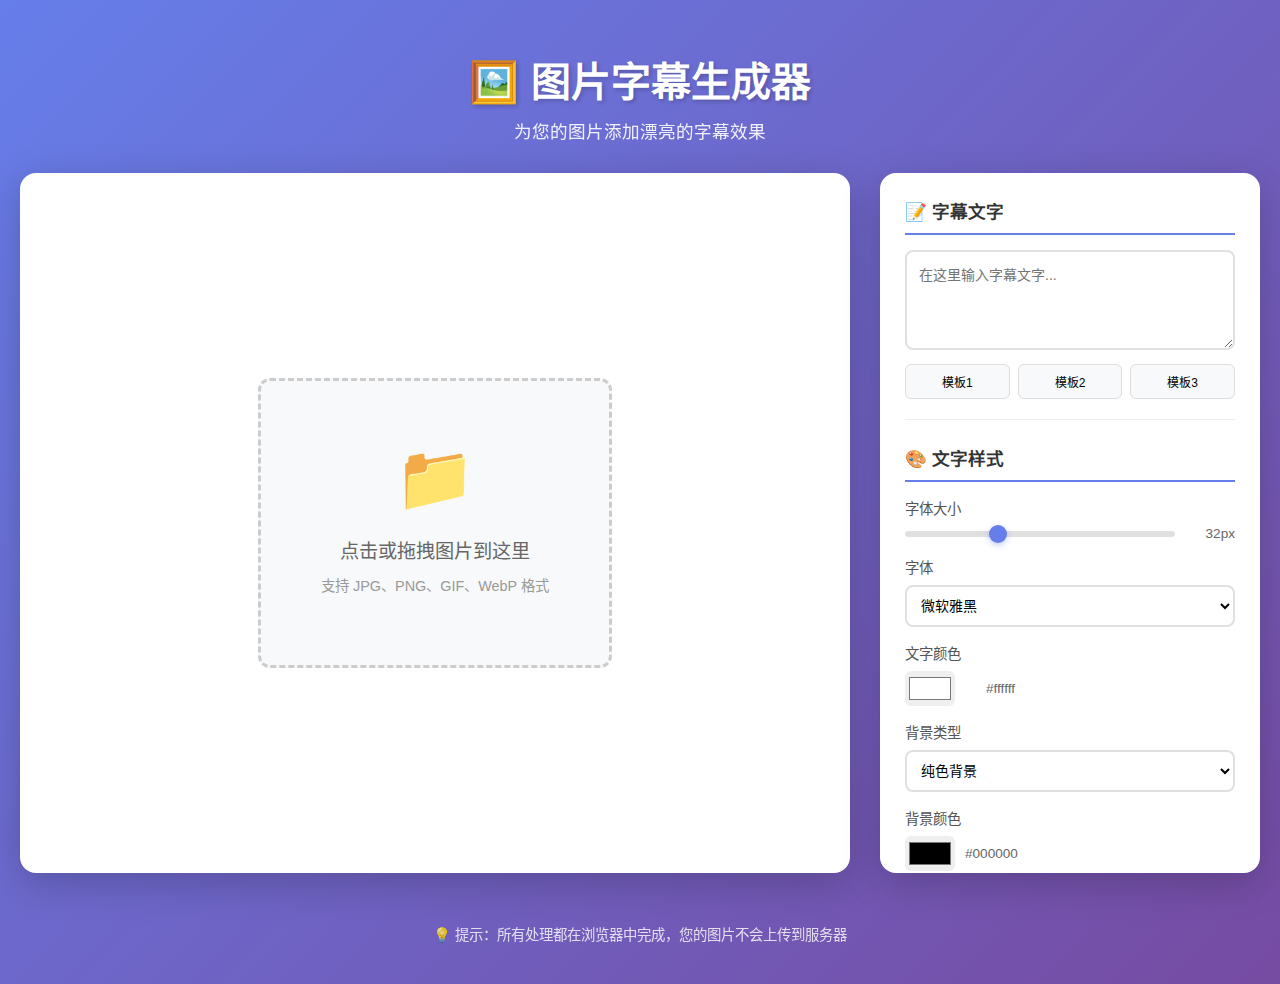
<file: 学习/网页-图片字幕生成器/index.html>
<!DOCTYPE html>
<html lang="zh-CN">
<head>
    <meta charset="UTF-8">
    <meta name="viewport" content="width=device-width, initial-scale=1.0">
    <title>图片字幕生成器</title>
    <link rel="stylesheet" href="css/style.css">
</head>
<body>
    <div class="container">
        <header>
            <h1>🖼️ 图片字幕生成器</h1>
            <p>为您的图片添加漂亮的字幕效果</p>
        </header>

        <main class="main-content">
            <section class="preview-section">
                <div class="upload-area" id="uploadArea">
                    <div class="upload-placeholder">
                        <span class="upload-icon">📁</span>
                        <p>点击或拖拽图片到这里</p>
                        <p class="upload-hint">支持 JPG、PNG、GIF、WebP 格式</p>
                    </div>
                    <input type="file" id="imageInput" accept="image/*" hidden>
                </div>
                <div class="canvas-container" id="canvasContainer" style="display: none;">
                    <canvas id="mainCanvas"></canvas>
                </div>
            </section>

            <aside class="control-panel">
                <div class="panel-section">
                    <h3>📝 字幕文字</h3>
                    <textarea id="captionText" placeholder="在这里输入字幕文字..."></textarea>
                    <div class="quick-templates">
                        <button class="template-btn" data-template="模板1">模板1</button>
                        <button class="template-btn" data-template="模板2">模板2</button>
                        <button class="template-btn" data-template="模板3">模板3</button>
                    </div>
                </div>

                <div class="panel-section">
                    <h3>🎨 文字样式</h3>
                    <div class="control-group">
                        <label>字体大小</label>
                        <div class="control-row">
                            <input type="range" id="fontSize" min="12" max="72" value="32">
                            <span id="fontSizeValue">32px</span>
                        </div>
                    </div>
                    <div class="control-group">
                        <label>字体</label>
                        <select id="fontFamily">
                            <option value="Microsoft YaHei">微软雅黑</option>
                            <option value="SimHei">黑体</option>
                            <option value="SimSun">宋体</option>
                            <option value="KaiTi">楷体</option>
                            <option value="Arial">Arial</option>
                            <option value="Times New Roman">Times New Roman</option>
                            <option value="Courier New">Courier New</option>
                        </select>
                    </div>
                    <div class="control-group">
                        <label>文字颜色</label>
                        <div class="control-row">
                            <input type="color" id="textColor" value="#ffffff">
                            <span id="textColorValue">#ffffff</span>
                        </div>
                    </div>
                    <div class="control-group">
                        <label>背景类型</label>
                        <select id="bgType">
                            <option value="color">纯色背景</option>
                            <option value="image">图片背景</option>
                        </select>
                    </div>
                    <div class="control-group">
                        <label>背景颜色</label>
                        <div class="control-row">
                            <input type="color" id="bgColor" value="#000000">
                            <span id="bgColorValue">#000000</span>
                        </div>
                    </div>
                    <div class="control-group" id="bgImageGroup" style="display: none;">
                        <label>背景图片</label>
                        <div class="control-row">
                            <span style="color: #666; font-size: 12px;">使用已上传的主图片作为背景</span>
                        </div>
                    </div>
                    <div class="control-group">
                        <label>背景透明度</label>
                        <div class="control-row">
                            <input type="range" id="bgOpacity" min="0" max="100" value="75">
                            <span id="bgOpacityValue">75%</span>
                        </div>
                    </div>
                </div>

                <div class="panel-section">
                    <h3>📐 布局设置</h3>
                    <div class="control-group">
                        <label>字幕宽度</label>
                        <div class="control-row">
                            <input type="range" id="captionWidth" min="50" max="100" value="90">
                            <span id="captionWidthValue">90%</span>
                        </div>
                    </div>
                    <div class="control-group">
                        <label>底部边距</label>
                        <div class="control-row">
                            <input type="range" id="bottomPadding" min="0" max="100" value="20">
                            <span id="bottomPaddingValue">20px</span>
                        </div>
                    </div>
                    <div class="control-group">
                        <label>行高</label>
                        <div class="control-row">
                            <input type="range" id="lineHeight" min="100" max="200" value="140">
                            <span id="lineHeightValue">140%</span>
                        </div>
                    </div>
                    <div class="control-group">
                        <label>文字对齐</label>
                        <div class="alignment-buttons">
                            <button class="align-btn active" data-align="left" title="左对齐">⬅️</button>
                            <button class="align-btn" data-align="center" title="居中">⬆️</button>
                            <button class="align-btn" data-align="right" title="右对齐">➡️</button>
                        </div>
                    </div>
                </div>

                <div class="panel-section">
                    <h3>💾 导出设置</h3>
                    <div class="control-group">
                        <label>导出格式</label>
                        <select id="exportFormat">
                            <option value="png">PNG（无损质量）</option>
                            <option value="jpeg">JPEG（可压缩）</option>
                        </select>
                    </div>
                    <div class="control-group" id="qualityControl" style="display: none;">
                        <label>图片质量</label>
                        <div class="control-row">
                            <input type="range" id="exportQuality" min="10" max="100" value="90">
                            <span id="exportQualityValue">90%</span>
                        </div>
                    </div>
                </div>

                <div class="action-buttons">
                    <button class="btn btn-secondary" id="resetBtn">🔄 重置</button>
                    <button class="btn btn-primary" id="downloadBtn">⬇️ 下载图片</button>
                </div>
            </aside>
        </main>

        <footer>
            <p>💡 提示：所有处理都在浏览器中完成，您的图片不会上传到服务器</p>
        </footer>
    </div>

    <script src="js/main.js"></script>
</body>
</html>
</file>
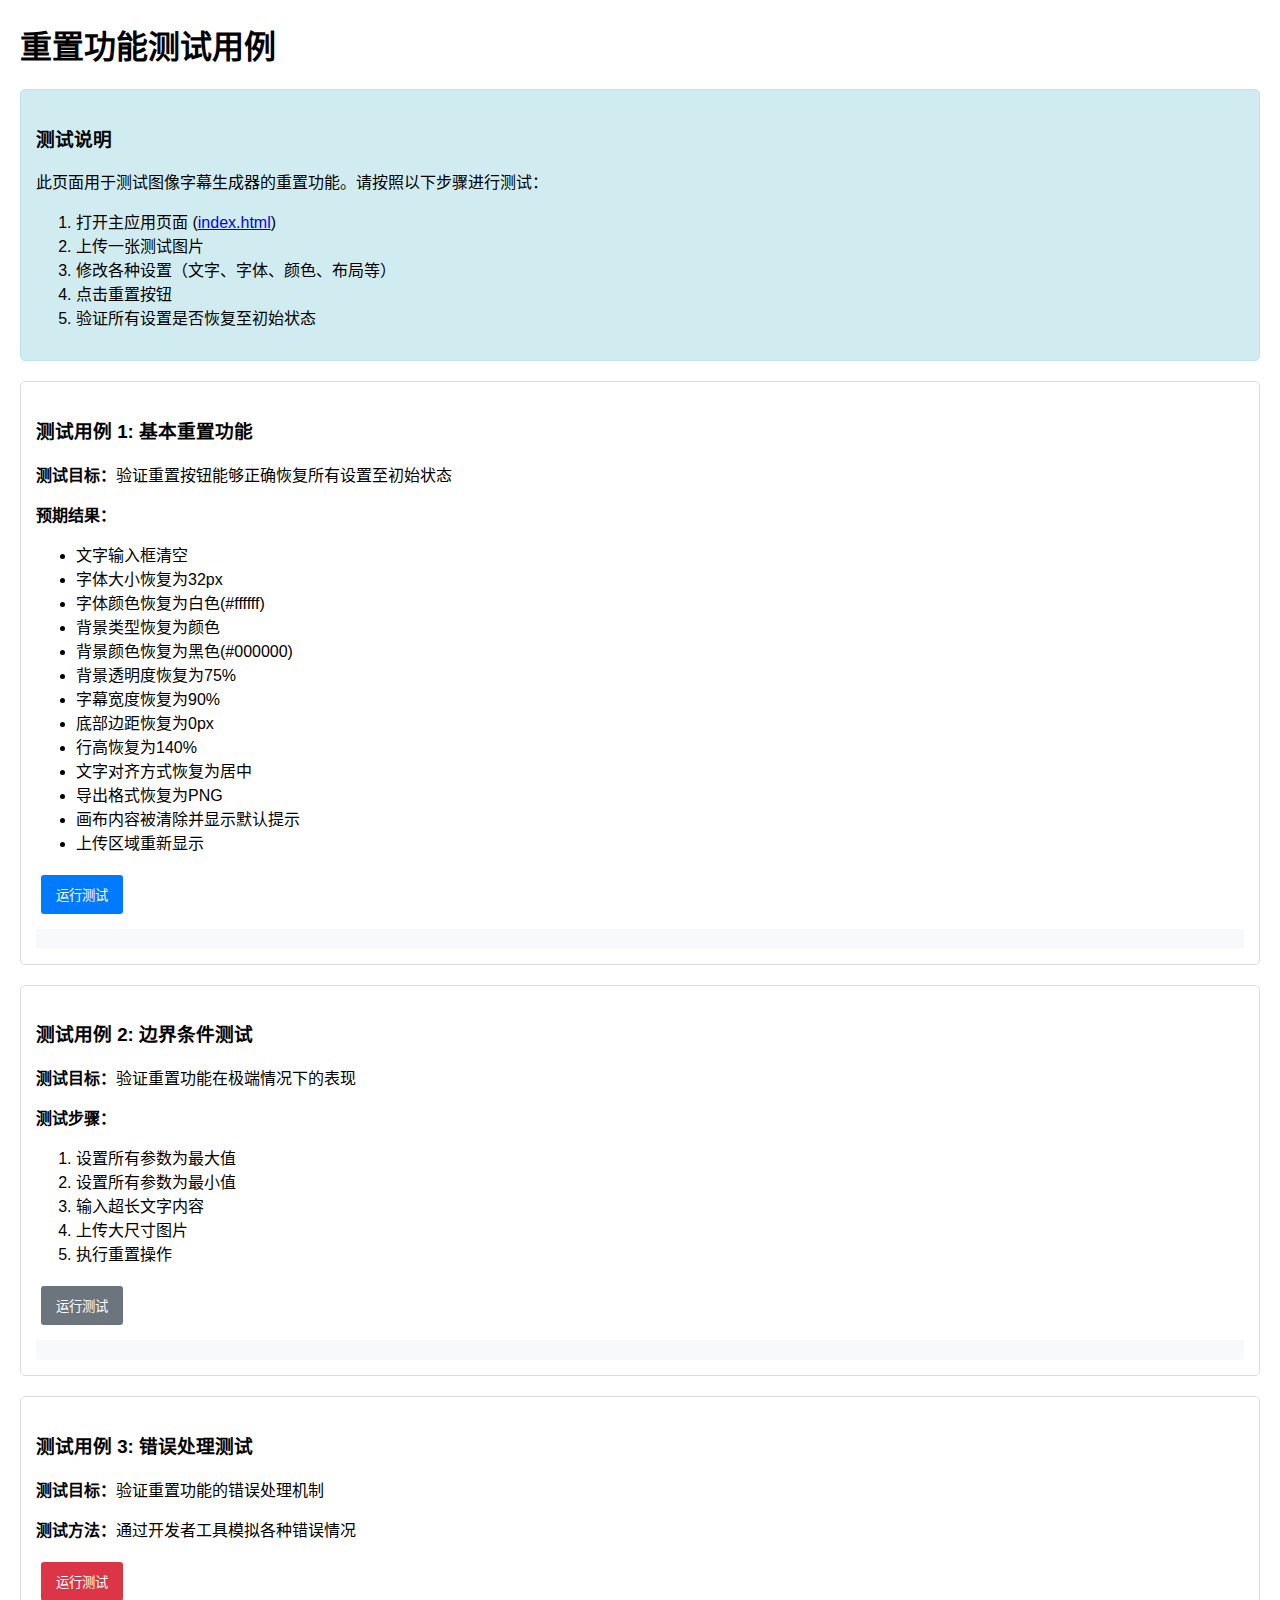
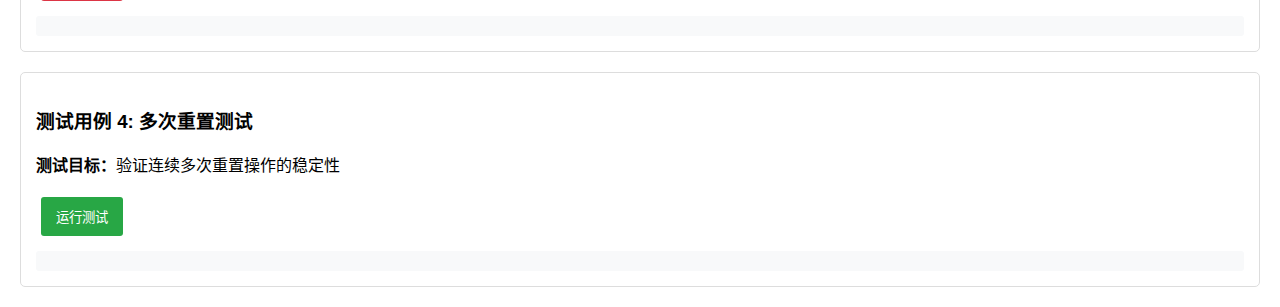
<file: 学习/网页-图片字幕生成器/test-reset.html>
<!DOCTYPE html>
<html lang="zh-CN">
<head>
    <meta charset="UTF-8">
    <meta name="viewport" content="width=device-width, initial-scale=1.0">
    <title>重置功能测试用例</title>
    <style>
        body { font-family: 'Microsoft YaHei', sans-serif; margin: 20px; }
        .test-case { margin: 20px 0; padding: 15px; border: 1px solid #ddd; border-radius: 5px; }
        .test-pass { background-color: #d4edda; border-color: #c3e6cb; }
        .test-fail { background-color: #f8d7da; border-color: #f5c6cb; }
        .test-info { background-color: #d1ecf1; border-color: #bee5eb; }
        button { padding: 10px 15px; margin: 5px; border: none; border-radius: 3px; cursor: pointer; }
        .btn-primary { background-color: #007bff; color: white; }
        .btn-secondary { background-color: #6c757d; color: white; }
        .btn-success { background-color: #28a745; color: white; }
        .btn-danger { background-color: #dc3545; color: white; }
        .log { background-color: #f8f9fa; padding: 10px; border-radius: 3px; margin-top: 10px; font-family: monospace; }
    </style>
</head>
<body>
    <h1>重置功能测试用例</h1>
    
    <div class="test-case test-info">
        <h3>测试说明</h3>
        <p>此页面用于测试图像字幕生成器的重置功能。请按照以下步骤进行测试：</p>
        <ol>
            <li>打开主应用页面 (<a href="index.html" target="_blank">index.html</a>)</li>
            <li>上传一张测试图片</li>
            <li>修改各种设置（文字、字体、颜色、布局等）</li>
            <li>点击重置按钮</li>
            <li>验证所有设置是否恢复至初始状态</li>
        </ol>
    </div>

    <div class="test-case">
        <h3>测试用例 1: 基本重置功能</h3>
        <p><strong>测试目标：</strong>验证重置按钮能够正确恢复所有设置至初始状态</p>
        <p><strong>预期结果：</strong></p>
        <ul>
            <li>文字输入框清空</li>
            <li>字体大小恢复为32px</li>
            <li>字体颜色恢复为白色(#ffffff)</li>
            <li>背景类型恢复为颜色</li>
            <li>背景颜色恢复为黑色(#000000)</li>
            <li>背景透明度恢复为75%</li>
            <li>字幕宽度恢复为90%</li>
            <li>底部边距恢复为0px</li>
            <li>行高恢复为140%</li>
            <li>文字对齐方式恢复为居中</li>
            <li>导出格式恢复为PNG</li>
            <li>画布内容被清除并显示默认提示</li>
            <li>上传区域重新显示</li>
        </ul>
        <button class="btn-primary" onclick="runTest1()">运行测试</button>
        <div class="log" id="log1"></div>
    </div>

    <div class="test-case">
        <h3>测试用例 2: 边界条件测试</h3>
        <p><strong>测试目标：</strong>验证重置功能在极端情况下的表现</p>
        <p><strong>测试步骤：</strong></p>
        <ol>
            <li>设置所有参数为最大值</li>
            <li>设置所有参数为最小值</li>
            <li>输入超长文字内容</li>
            <li>上传大尺寸图片</li>
            <li>执行重置操作</li>
        </ol>
        <button class="btn-secondary" onclick="runTest2()">运行测试</button>
        <div class="log" id="log2"></div>
    </div>

    <div class="test-case">
        <h3>测试用例 3: 错误处理测试</h3>
        <p><strong>测试目标：</strong>验证重置功能的错误处理机制</p>
        <p><strong>测试方法：</strong>通过开发者工具模拟各种错误情况</p>
        <button class="btn-danger" onclick="runTest3()">运行测试</button>
        <div class="log" id="log3"></div>
    </div>

    <div class="test-case">
        <h3>测试用例 4: 多次重置测试</h3>
        <p><strong>测试目标：</strong>验证连续多次重置操作的稳定性</p>
        <button class="btn-success" onclick="runTest4()">运行测试</button>
        <div class="log" id="log4"></div>
    </div>

    <script>
        function logToElement(elementId, message) {
            const element = document.getElementById(elementId);
            element.innerHTML += '<div>' + new Date().toLocaleTimeString() + ': ' + message + '</div>';
        }

        function runTest1() {
            const logId = 'log1';
            logToElement(logId, '开始测试基本重置功能...');
            
            // 这里应该在实际应用中运行测试
            // 由于这是静态测试页面，我们提供测试指导
            
            logToElement(logId, '请按照以下步骤手动测试：');
            logToElement(logId, '1. 打开主应用页面 (index.html)');
            logToElement(logId, '2. 上传测试图片并修改各种设置');
            logToElement(logId, '3. 点击重置按钮');
            logToElement(logId, '4. 验证所有设置是否恢复至初始状态');
            logToElement(logId, '测试完成！');
        }

        function runTest2() {
            const logId = 'log2';
            logToElement(logId, '开始边界条件测试...');
            logToElement(logId, '测试方法：设置极端参数值后执行重置');
            logToElement(logId, '预期结果：重置后所有参数应恢复至默认值');
            logToElement(logId, '测试完成！');
        }

        function runTest3() {
            const logId = 'log3';
            logToElement(logId, '开始错误处理测试...');
            logToElement(logId, '测试方法：通过开发者工具模拟错误');
            logToElement(logId, '1. 打开浏览器开发者工具');
            logToElement(logId, '2. 在控制台中执行：document.getElementById("mainCanvas").remove()');
            logToElement(logId, '3. 尝试点击重置按钮');
            logToElement(logId, '预期结果：应显示友好的错误提示');
            logToElement(logId, '测试完成！');
        }

        function runTest4() {
            const logId = 'log4';
            logToElement(logId, '开始多次重置测试...');
            logToElement(logId, '测试方法：连续点击重置按钮5-10次');
            logToElement(logId, '预期结果：每次重置都应正常工作，无内存泄漏');
            logToElement(logId, '测试完成！');
        }
    </script>
</body>
</html>
</file>
<file: 学习/网页-图片字幕生成器/css/style.css>
* {
    margin: 0;
    padding: 0;
    box-sizing: border-box;
}

body {
    font-family: 'Microsoft YaHei', '微软雅黑', 'PingFang SC', sans-serif;
    background: linear-gradient(135deg, #667eea 0%, #764ba2 100%);
    min-height: 100vh;
    color: #333;
}

.container {
    max-width: 1400px;
    margin: 0 auto;
    padding: 20px;
}

header {
    text-align: center;
    padding: 30px 20px;
    color: white;
}

header h1 {
    font-size: 2.5em;
    margin-bottom: 10px;
    text-shadow: 2px 2px 4px rgba(0,0,0,0.2);
}

header p {
    font-size: 1.1em;
    opacity: 0.9;
}

.main-content {
    display: grid;
    grid-template-columns: 1fr 380px;
    gap: 30px;
    margin-bottom: 30px;
}

/* 预览区域 */
.preview-section {
    background: white;
    border-radius: 16px;
    padding: 30px;
    box-shadow: 0 10px 40px rgba(0,0,0,0.2);
    display: flex;
    align-items: center;
    justify-content: center;
    min-height: 600px;
}

.upload-area {
    border: 3px dashed #ccc;
    border-radius: 12px;
    padding: 60px;
    text-align: center;
    cursor: pointer;
    transition: all 0.3s ease;
    background: #f8f9fa;
}

.upload-area:hover {
    border-color: #667eea;
    background: #f0f4ff;
}

.upload-area.dragover {
    border-color: #667eea;
    background: #e8edff;
    transform: scale(1.02);
}

.upload-icon {
    font-size: 64px;
    display: block;
    margin-bottom: 20px;
}

.upload-placeholder p {
    font-size: 1.2em;
    color: #666;
    margin-bottom: 10px;
}

.upload-hint {
    font-size: 0.9em !important;
    color: #999 !important;
}

.canvas-container {
    width: 100%;
    display: flex;
    align-items: center;
    justify-content: center;
    background: #f5f5f5;
    border-radius: 8px;
    overflow: hidden;
}

#mainCanvas {
    max-width: 100%;
    max-height: 600px;
    box-shadow: 0 4px 20px rgba(0,0,0,0.15);
}

/* 控制面板 */
.control-panel {
    background: white;
    border-radius: 16px;
    padding: 25px;
    box-shadow: 0 10px 40px rgba(0,0,0,0.2);
    max-height: 700px;
    overflow-y: auto;
}

.control-panel::-webkit-scrollbar {
    width: 6px;
}

.control-panel::-webkit-scrollbar-track {
    background: #f1f1f1;
    border-radius: 3px;
}

.control-panel::-webkit-scrollbar-thumb {
    background: #c1c1c1;
    border-radius: 3px;
}

.panel-section {
    margin-bottom: 25px;
    padding-bottom: 20px;
    border-bottom: 1px solid #eee;
}

.panel-section:last-of-type {
    border-bottom: none;
}

.panel-section h3 {
    font-size: 1.1em;
    color: #333;
    margin-bottom: 15px;
    padding-bottom: 10px;
    border-bottom: 2px solid #667eea;
}

#captionText {
    width: 100%;
    height: 100px;
    padding: 12px;
    border: 2px solid #e0e0e0;
    border-radius: 8px;
    font-size: 14px;
    resize: vertical;
    transition: border-color 0.3s;
    font-family: inherit;
}

#captionText:focus {
    outline: none;
    border-color: #667eea;
}

.quick-templates {
    display: flex;
    gap: 8px;
    margin-top: 10px;
}

.template-btn {
    flex: 1;
    padding: 8px;
    border: 1px solid #ddd;
    border-radius: 6px;
    background: #f8f9fa;
    cursor: pointer;
    font-size: 12px;
    transition: all 0.3s;
}

.template-btn:hover {
    background: #667eea;
    color: white;
    border-color: #667eea;
}

.control-group {
    margin-bottom: 15px;
}

.control-group > label {
    display: block;
    font-size: 0.9em;
    color: #555;
    margin-bottom: 8px;
    font-weight: 500;
}

.control-row {
    display: flex;
    align-items: center;
    gap: 10px;
}

.control-row input[type="range"] {
    flex: 1;
    height: 6px;
    border-radius: 3px;
    background: #e0e0e0;
    appearance: none;
    cursor: pointer;
}

.control-row input[type="range"]::-webkit-slider-thumb {
    appearance: none;
    width: 18px;
    height: 18px;
    border-radius: 50%;
    background: #667eea;
    cursor: pointer;
    box-shadow: 0 2px 6px rgba(102,126,234,0.4);
    transition: transform 0.2s;
}

.control-row input[type="range"]::-webkit-slider-thumb:hover {
    transform: scale(1.1);
}

.control-row span {
    min-width: 50px;
    font-size: 0.85em;
    color: #666;
    text-align: right;
}

.control-row input[type="color"] {
    width: 50px;
    height: 35px;
    border: none;
    border-radius: 6px;
    cursor: pointer;
    padding: 2px;
}

select {
    width: 100%;
    padding: 10px;
    border: 2px solid #e0e0e0;
    border-radius: 8px;
    font-size: 14px;
    background: white;
    cursor: pointer;
    transition: border-color 0.3s;
}

select:focus {
    outline: none;
    border-color: #667eea;
}

.alignment-buttons {
    display: flex;
    gap: 8px;
}

.align-btn {
    flex: 1;
    padding: 10px;
    border: 2px solid #e0e0e0;
    border-radius: 8px;
    background: white;
    cursor: pointer;
    font-size: 16px;
    transition: all 0.3s;
}

.align-btn:hover {
    border-color: #667eea;
    background: #f0f4ff;
}

.align-btn.active {
    border-color: #667eea;
    background: #667eea;
}

.action-buttons {
    display: flex;
    gap: 12px;
    margin-top: 10px;
}

.btn {
    flex: 1;
    padding: 14px 20px;
    border: none;
    border-radius: 10px;
    font-size: 1em;
    font-weight: 600;
    cursor: pointer;
    transition: all 0.3s;
}

.btn-primary {
    background: linear-gradient(135deg, #667eea 0%, #764ba2 100%);
    color: white;
    box-shadow: 0 4px 15px rgba(102,126,234,0.4);
}

.btn-primary:hover {
    transform: translateY(-2px);
    box-shadow: 0 6px 20px rgba(102,126,234,0.5);
}

.btn-secondary {
    background: #f0f0f0;
    color: #333;
}

.btn-secondary:hover {
    background: #e0e0e0;
}

footer {
    text-align: center;
    padding: 20px;
    color: rgba(255,255,255,0.8);
    font-size: 0.9em;
}

/* 响应式设计 */
@media (max-width: 1024px) {
    .main-content {
        grid-template-columns: 1fr;
    }

    .control-panel {
        max-height: none;
        overflow-y: visible;
    }
}

@media (max-width: 768px) {
    .container {
        padding: 15px;
    }

    header h1 {
        font-size: 1.8em;
    }

    .preview-section {
        min-height: 400px;
        padding: 20px;
    }

    .upload-area {
        padding: 40px 20px;
    }

    .upload-icon {
        font-size: 48px;
    }
}
</file>
